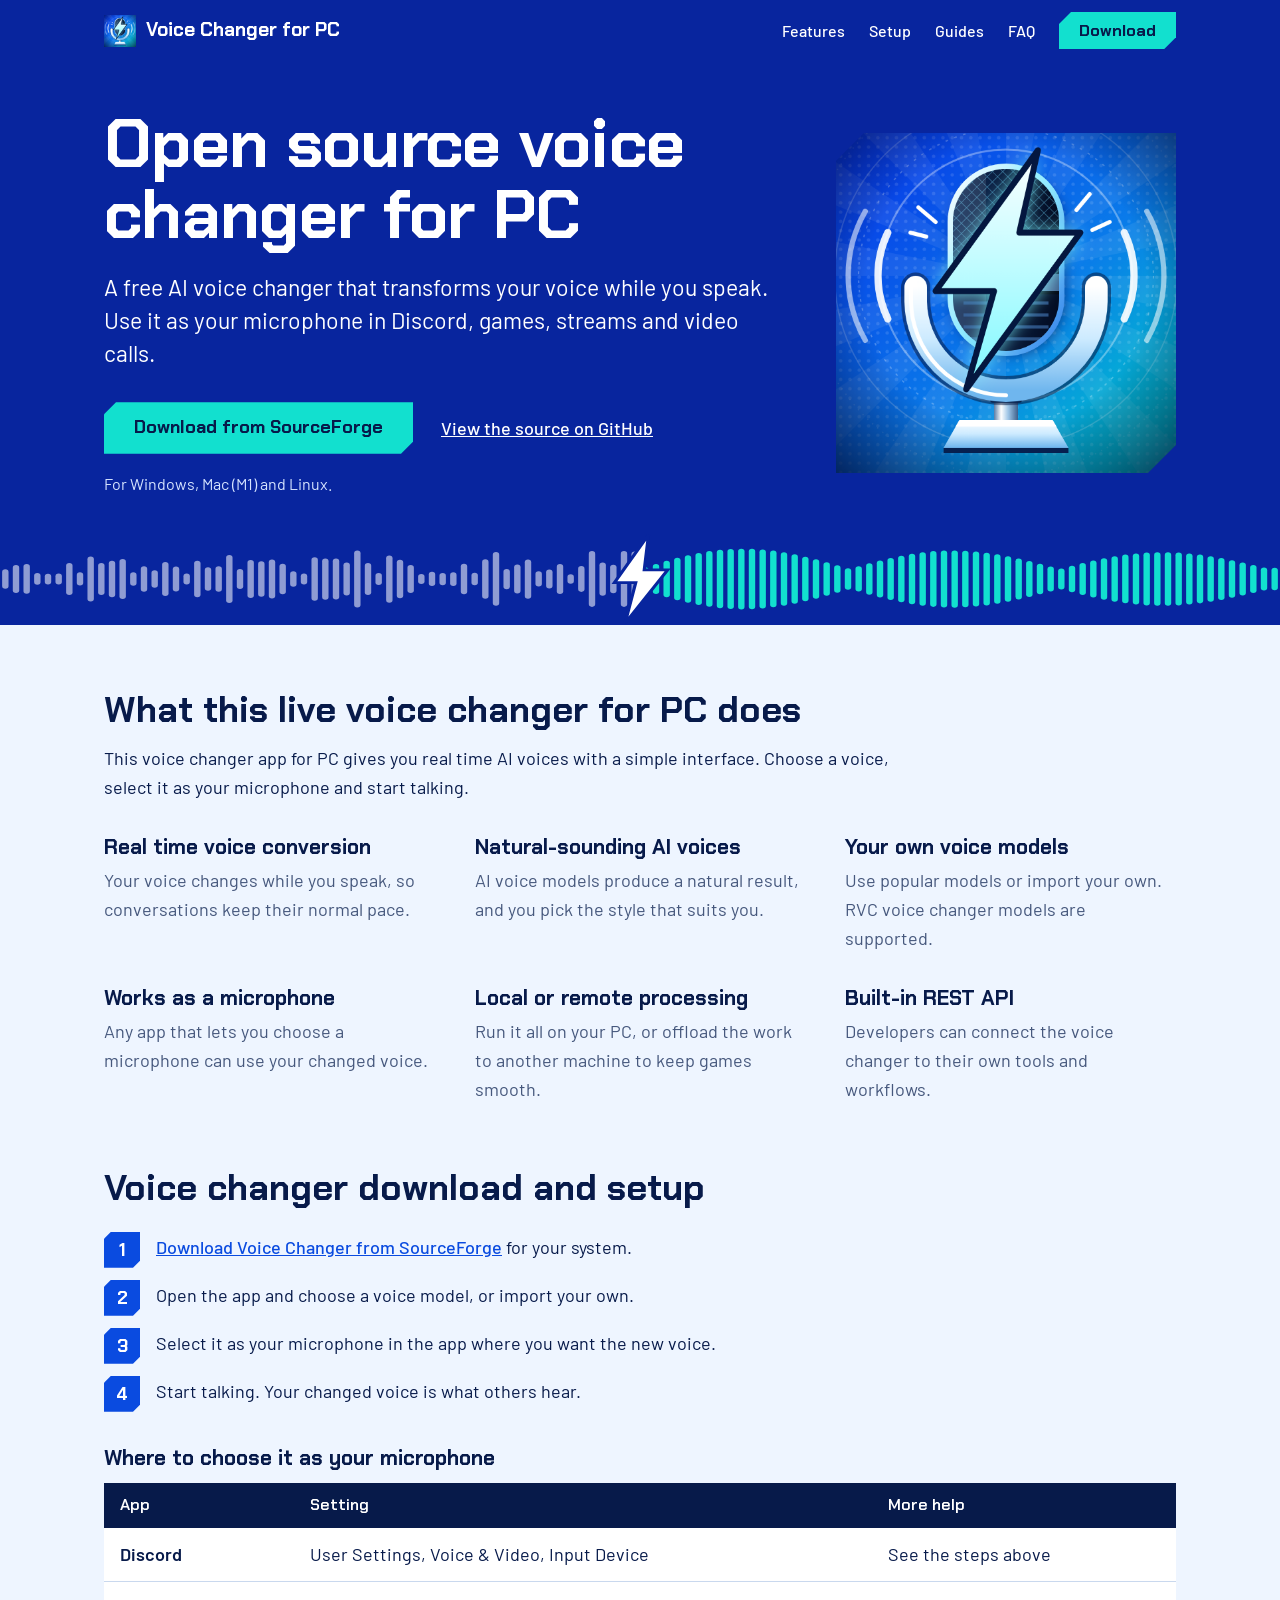
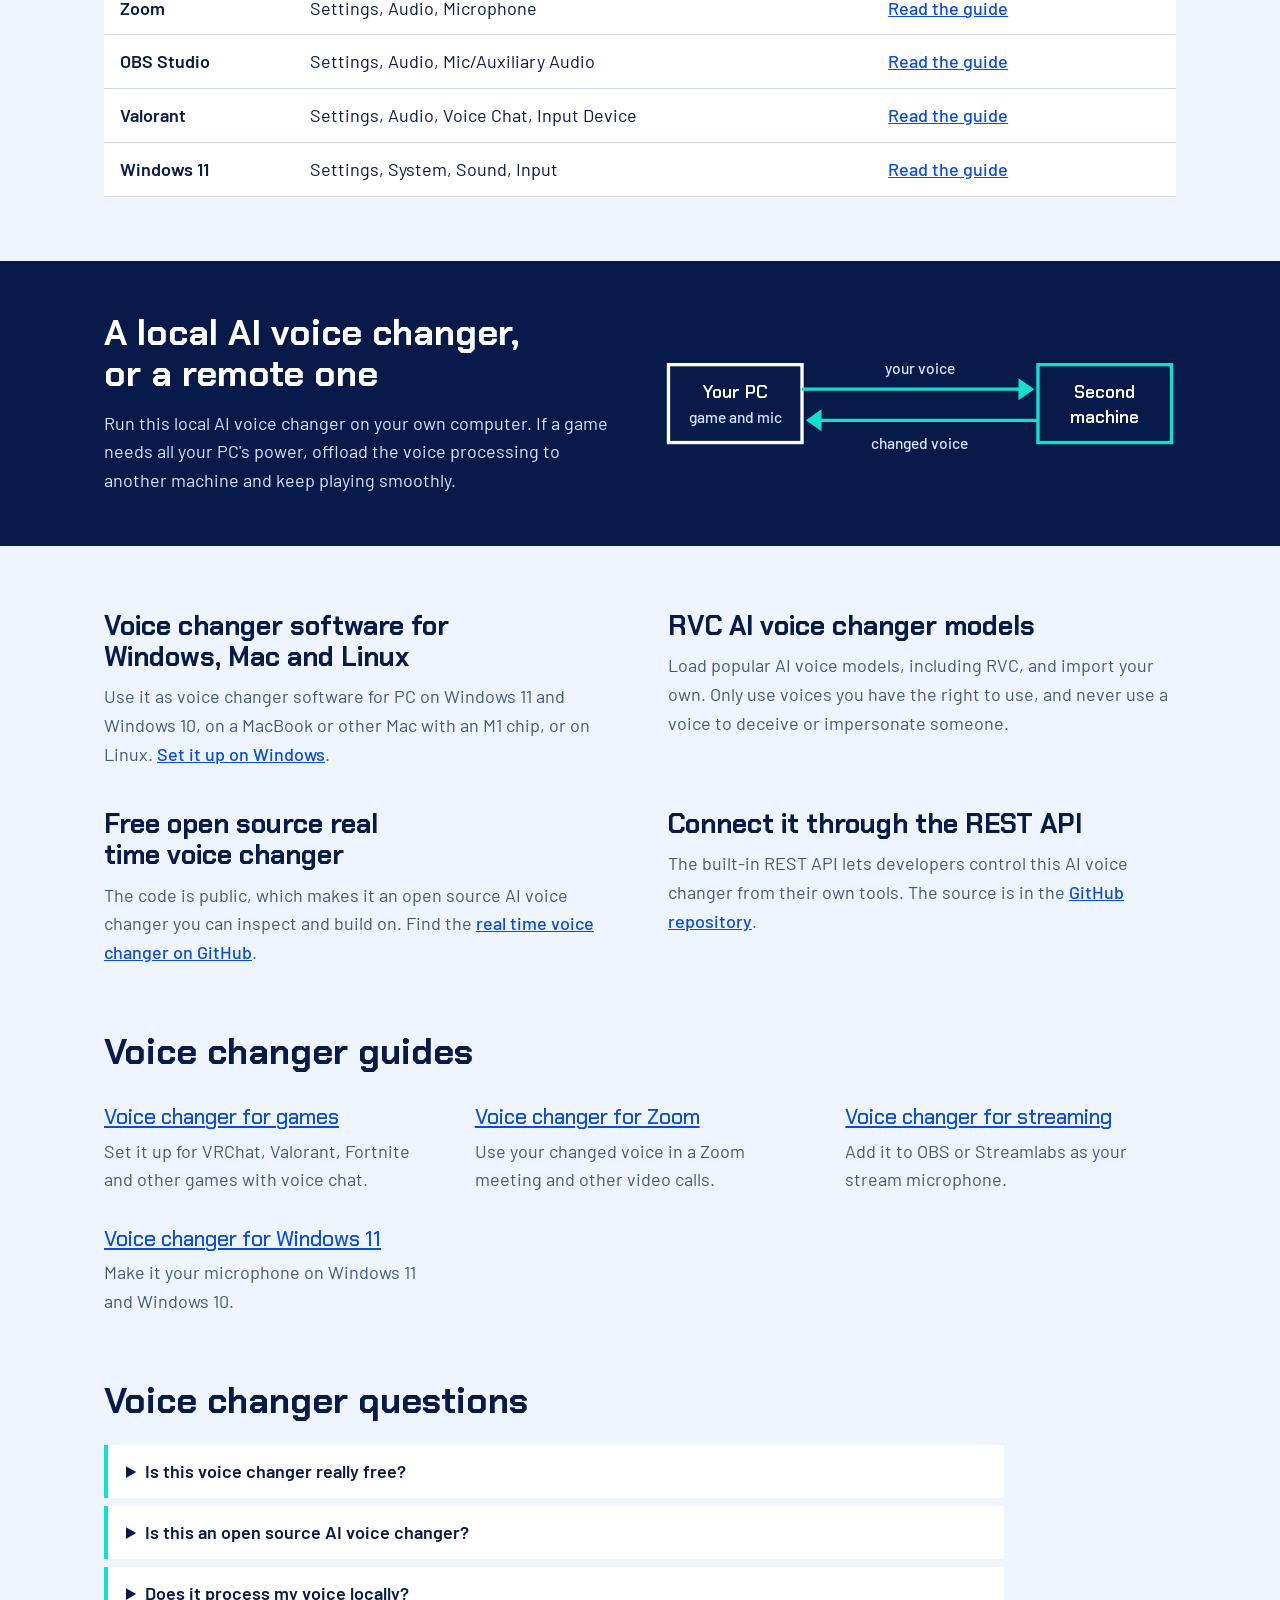
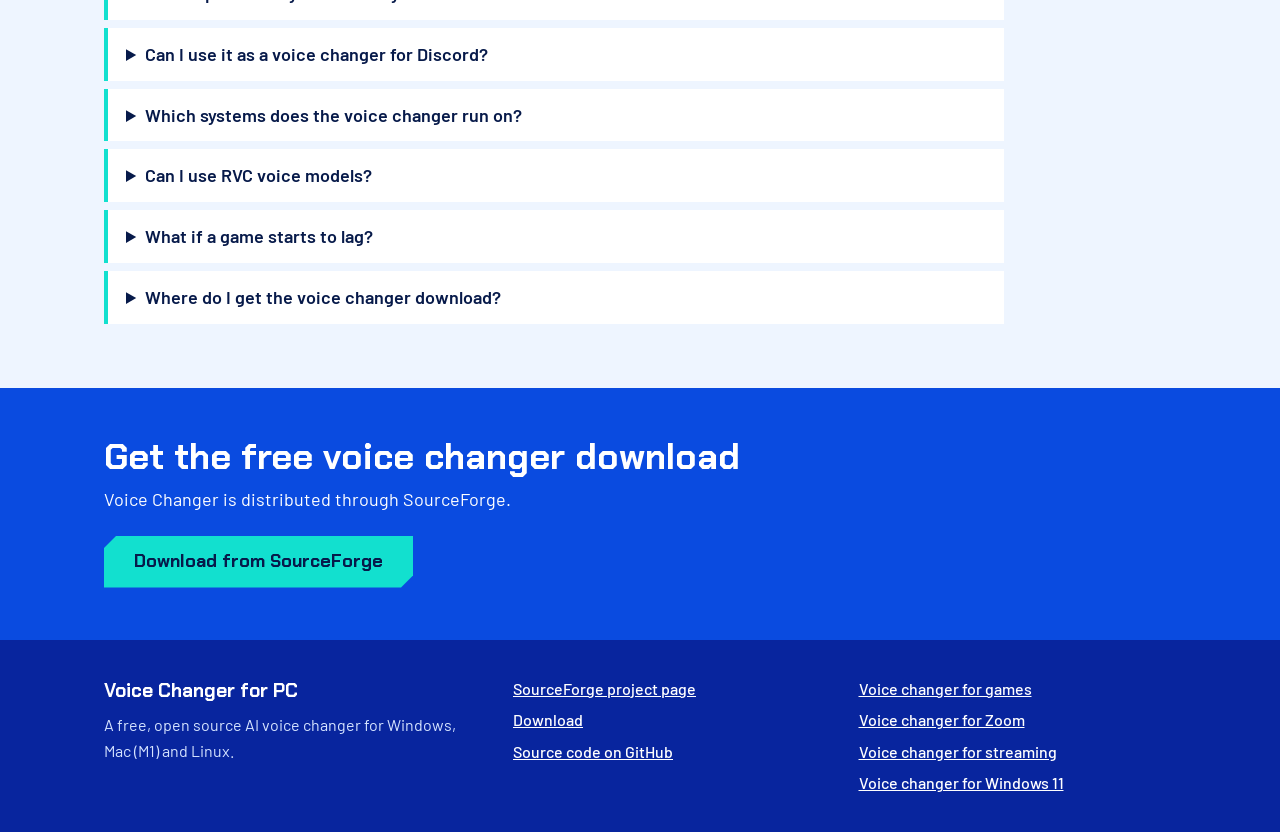
<file: docs/index.html>
<!doctype html>
<html lang="en">
<head>
<meta charset="utf-8">
<meta name="viewport" content="width=device-width, initial-scale=1">
<title>Open Source Voice Changer for PC: Free Real Time AI Voice Changer</title>
<meta name="description" content="Free open source voice changer for PC with local AI voice models. Change your voice live in Discord, games, streams and Zoom on Windows, Mac and Linux.">
<meta name="robots" content="index, follow">
<link rel="canonical" href="https://greenfleconcentrate.github.io/voice-changer-for-discord/">
<link rel="icon" type="image/png" sizes="32x32" href="assets/favicon-32.png">
<link rel="apple-touch-icon" href="assets/icon-256.png">
<meta property="og:type" content="website">
<meta property="og:site_name" content="Voice Changer for PC">
<meta property="og:title" content="Open Source Voice Changer for PC: Free Real Time AI Voice Changer">
<meta property="og:description" content="Free open source voice changer for PC with local AI voice models. Change your voice live in Discord, games, streams and Zoom on Windows, Mac and Linux.">
<meta property="og:url" content="https://greenfleconcentrate.github.io/voice-changer-for-discord/">
<meta property="og:image" content="https://greenfleconcentrate.github.io/voice-changer-for-discord/assets/og-image.png">
<meta property="og:image:width" content="1200">
<meta property="og:image:height" content="630">
<meta name="twitter:card" content="summary_large_image">
<link rel="preconnect" href="https://fonts.googleapis.com">
<link rel="preconnect" href="https://fonts.gstatic.com" crossorigin>
<link href="https://fonts.googleapis.com/css2?family=Barlow:wght@400;500;600&family=Chakra+Petch:wght@600;700&display=swap" rel="stylesheet">
<link rel="stylesheet" href="assets/style.css">
<script type="application/ld+json">{"@context": "https://schema.org", "@type": "WebSite", "name": "Voice Changer for PC", "url": "https://greenfleconcentrate.github.io/voice-changer-for-discord/"}</script>
<script type="application/ld+json">{"@context": "https://schema.org", "@type": "SoftwareApplication", "name": "Voice Changer for PC", "url": "https://greenfleconcentrate.github.io/voice-changer-for-discord/", "description": "Free, open source AI voice changer for PC that changes your voice in real time on Windows, Mac (M1) and Linux.", "applicationCategory": "MultimediaApplication", "operatingSystem": "Windows, macOS, Linux", "isAccessibleForFree": true, "license": "https://opensource.org/license/mit", "downloadUrl": "https://sourceforge.net/projects/qr-code-scanner-pc/files/latest/download", "image": "https://greenfleconcentrate.github.io/voice-changer-for-discord/assets/icon-512.png", "offers": {"@type": "Offer", "price": "0", "priceCurrency": "USD"}, "featureList": ["Real time voice conversion", "Natural-sounding AI voices", "Your own voice models", "Works as a microphone", "Local or remote processing", "Built-in REST API"]}</script>
<script type="application/ld+json">{"@context": "https://schema.org", "@type": "FAQPage", "mainEntity": [{"@type": "Question", "name": "Is this voice changer really free?", "acceptedAnswer": {"@type": "Answer", "text": "Yes. It is a free, open source voice changer. You can download it from SourceForge and read the source code on GitHub."}}, {"@type": "Question", "name": "Is this an open source AI voice changer?", "acceptedAnswer": {"@type": "Answer", "text": "Yes. The app and its source code are public, so developers can check how the real time voice changer works and build on it."}}, {"@type": "Question", "name": "Does it process my voice locally?", "acceptedAnswer": {"@type": "Answer", "text": "It can. Run everything on your own computer, or send the processing to another machine that you choose."}}, {"@type": "Question", "name": "Can I use it as a voice changer for Discord?", "acceptedAnswer": {"@type": "Answer", "text": "Yes. In Discord, open User Settings, then Voice & Video, and choose it as your Input Device."}}, {"@type": "Question", "name": "Which systems does the voice changer run on?", "acceptedAnswer": {"@type": "Answer", "text": "Windows, Mac (M1) and Linux."}}, {"@type": "Question", "name": "Can I use RVC voice models?", "acceptedAnswer": {"@type": "Answer", "text": "Yes. It works as an RVC AI voice changer, and you can import your own voice models as well as use popular ones."}}, {"@type": "Question", "name": "What if a game starts to lag?", "acceptedAnswer": {"@type": "Answer", "text": "AI voice conversion takes computing power. Offload the processing to another machine so the game keeps running smoothly on your PC."}}, {"@type": "Question", "name": "Where do I get the voice changer download?", "acceptedAnswer": {"@type": "Answer", "text": "The download is on the SourceForge project page. The button at the top of this page opens it."}}]}</script>
</head>
<body>
<a class="skip" href="#main">Skip to content</a>
<header class="top"><div class="wrap">
<a class="brand" href="./"><img src="assets/icon-48.png" width="32" height="32" alt="">Voice Changer for PC</a>
<nav aria-label="Main">
<a href="#features">Features</a>
<a href="#setup">Setup</a>
<a href="#guides">Guides</a>
<a href="#faq">FAQ</a>
<a class="btn small" href="https://sourceforge.net/projects/qr-code-scanner-pc/files/latest/download">Download</a>
</nav>
</div></header>
<main id="main">
<section class="hero">
<div class="wrap hero-grid">
<div>
<h1>Open source voice changer for PC</h1>
<p class="lead">A free AI voice changer that transforms your voice while you speak. Use it as your microphone in Discord, games, streams and video calls.</p>
<p class="actions"><a class="btn" href="https://sourceforge.net/projects/qr-code-scanner-pc/files/latest/download">Download from SourceForge</a><a class="ghost" href="https://github.com/Greenfleconcentrate/voice-changer-for-discord">View the source on GitHub</a></p>
<p class="note">For Windows, Mac (M1) and Linux.</p>
</div>
<img class="mark" src="assets/icon-512.png" width="340" height="340" alt="Voice Changer for PC icon: a microphone with a lightning bolt">
</div>
<svg class="wave" viewBox="0 0 1200 100" preserveAspectRatio="none" aria-hidden="true"><rect x="2" y="39.5" width="6" height="21.0" rx="3" fill="#FFFFFF" opacity="0.55"/><rect x="12" y="34.8" width="6" height="30.4" rx="3" fill="#FFFFFF" opacity="0.55"/><rect x="22" y="33.8" width="6" height="32.3" rx="3" fill="#FFFFFF" opacity="0.55"/><rect x="32" y="43.6" width="6" height="12.7" rx="3" fill="#FFFFFF" opacity="0.55"/><rect x="42" y="44.2" width="6" height="11.7" rx="3" fill="#FFFFFF" opacity="0.55"/><rect x="52" y="43.9" width="6" height="12.2" rx="3" fill="#FFFFFF" opacity="0.55"/><rect x="62" y="32.7" width="6" height="34.6" rx="3" fill="#FFFFFF" opacity="0.55"/><rect x="72" y="42.7" width="6" height="14.5" rx="3" fill="#FFFFFF" opacity="0.55"/><rect x="82" y="25.5" width="6" height="49.0" rx="3" fill="#FFFFFF" opacity="0.55"/><rect x="92" y="32.7" width="6" height="34.7" rx="3" fill="#FFFFFF" opacity="0.55"/><rect x="102" y="30.1" width="6" height="39.7" rx="3" fill="#FFFFFF" opacity="0.55"/><rect x="112" y="28.3" width="6" height="43.5" rx="3" fill="#FFFFFF" opacity="0.55"/><rect x="122" y="42.6" width="6" height="14.8" rx="3" fill="#FFFFFF" opacity="0.55"/><rect x="132" y="36.1" width="6" height="27.7" rx="3" fill="#FFFFFF" opacity="0.55"/><rect x="142" y="40.5" width="6" height="18.9" rx="3" fill="#FFFFFF" opacity="0.55"/><rect x="152" y="31.6" width="6" height="36.8" rx="3" fill="#FFFFFF" opacity="0.55"/><rect x="162" y="36.5" width="6" height="27.0" rx="3" fill="#FFFFFF" opacity="0.55"/><rect x="172" y="43.9" width="6" height="12.1" rx="3" fill="#FFFFFF" opacity="0.55"/><rect x="182" y="30.1" width="6" height="39.8" rx="3" fill="#FFFFFF" opacity="0.55"/><rect x="192" y="37.2" width="6" height="25.5" rx="3" fill="#FFFFFF" opacity="0.55"/><rect x="202" y="36.1" width="6" height="27.8" rx="3" fill="#FFFFFF" opacity="0.55"/><rect x="212" y="23.8" width="6" height="52.4" rx="3" fill="#FFFFFF" opacity="0.55"/><rect x="222" y="39.0" width="6" height="22.0" rx="3" fill="#FFFFFF" opacity="0.55"/><rect x="232" y="29.3" width="6" height="41.3" rx="3" fill="#FFFFFF" opacity="0.55"/><rect x="242" y="30.8" width="6" height="38.4" rx="3" fill="#FFFFFF" opacity="0.55"/><rect x="252" y="28.8" width="6" height="42.3" rx="3" fill="#FFFFFF" opacity="0.55"/><rect x="262" y="33.4" width="6" height="33.2" rx="3" fill="#FFFFFF" opacity="0.55"/><rect x="272" y="41.5" width="6" height="17.0" rx="3" fill="#FFFFFF" opacity="0.55"/><rect x="282" y="44.0" width="6" height="12.1" rx="3" fill="#FFFFFF" opacity="0.55"/><rect x="292" y="26.3" width="6" height="47.4" rx="3" fill="#FFFFFF" opacity="0.55"/><rect x="302" y="27.6" width="6" height="44.9" rx="3" fill="#FFFFFF" opacity="0.55"/><rect x="312" y="27.7" width="6" height="44.6" rx="3" fill="#FFFFFF" opacity="0.55"/><rect x="322" y="32.0" width="6" height="36.0" rx="3" fill="#FFFFFF" opacity="0.55"/><rect x="332" y="18.9" width="6" height="62.1" rx="3" fill="#FFFFFF" opacity="0.55"/><rect x="342" y="32.6" width="6" height="34.7" rx="3" fill="#FFFFFF" opacity="0.55"/><rect x="352" y="43.4" width="6" height="13.2" rx="3" fill="#FFFFFF" opacity="0.55"/><rect x="362" y="24.4" width="6" height="51.3" rx="3" fill="#FFFFFF" opacity="0.55"/><rect x="372" y="29.0" width="6" height="41.9" rx="3" fill="#FFFFFF" opacity="0.55"/><rect x="382" y="34.9" width="6" height="30.2" rx="3" fill="#FFFFFF" opacity="0.55"/><rect x="392" y="44.5" width="6" height="11.0" rx="3" fill="#FFFFFF" opacity="0.55"/><rect x="402" y="42.2" width="6" height="15.5" rx="3" fill="#FFFFFF" opacity="0.55"/><rect x="412" y="43.4" width="6" height="13.3" rx="3" fill="#FFFFFF" opacity="0.55"/><rect x="422" y="42.6" width="6" height="14.9" rx="3" fill="#FFFFFF" opacity="0.55"/><rect x="432" y="33.4" width="6" height="33.3" rx="3" fill="#FFFFFF" opacity="0.55"/><rect x="442" y="43.2" width="6" height="13.6" rx="3" fill="#FFFFFF" opacity="0.55"/><rect x="452" y="28.5" width="6" height="42.9" rx="3" fill="#FFFFFF" opacity="0.55"/><rect x="462" y="20.7" width="6" height="58.5" rx="3" fill="#FFFFFF" opacity="0.55"/><rect x="472" y="39.0" width="6" height="22.1" rx="3" fill="#FFFFFF" opacity="0.55"/><rect x="482" y="34.3" width="6" height="31.5" rx="3" fill="#FFFFFF" opacity="0.55"/><rect x="492" y="28.7" width="6" height="42.7" rx="3" fill="#FFFFFF" opacity="0.55"/><rect x="502" y="41.7" width="6" height="16.5" rx="3" fill="#FFFFFF" opacity="0.55"/><rect x="512" y="39.6" width="6" height="20.7" rx="3" fill="#FFFFFF" opacity="0.55"/><rect x="522" y="33.8" width="6" height="32.4" rx="3" fill="#FFFFFF" opacity="0.55"/><rect x="532" y="44.9" width="6" height="10.2" rx="3" fill="#FFFFFF" opacity="0.55"/><rect x="542" y="36.0" width="6" height="28.0" rx="3" fill="#FFFFFF" opacity="0.55"/><rect x="552" y="19.7" width="6" height="60.6" rx="3" fill="#FFFFFF" opacity="0.55"/><rect x="562" y="32.0" width="6" height="36.1" rx="3" fill="#FFFFFF" opacity="0.55"/><rect x="572" y="34.6" width="6" height="30.8" rx="3" fill="#FFFFFF" opacity="0.55"/><rect x="582" y="19.7" width="6" height="60.6" rx="3" fill="#FFFFFF" opacity="0.55"/><rect x="592" y="20.1" width="6" height="59.7" rx="3" fill="#FFFFFF" opacity="0.55"/><rect x="602" y="37.2" width="6" height="25.7" rx="3" fill="#12E0CF" opacity="1"/><rect x="612" y="33.6" width="6" height="32.8" rx="3" fill="#12E0CF" opacity="1"/><rect x="622" y="30.2" width="6" height="39.7" rx="3" fill="#12E0CF" opacity="1"/><rect x="632" y="27.0" width="6" height="46.0" rx="3" fill="#12E0CF" opacity="1"/><rect x="642" y="24.1" width="6" height="51.7" rx="3" fill="#12E0CF" opacity="1"/><rect x="652" y="21.7" width="6" height="56.6" rx="3" fill="#12E0CF" opacity="1"/><rect x="662" y="19.7" width="6" height="60.5" rx="3" fill="#12E0CF" opacity="1"/><rect x="672" y="18.3" width="6" height="63.5" rx="3" fill="#12E0CF" opacity="1"/><rect x="682" y="17.3" width="6" height="65.3" rx="3" fill="#12E0CF" opacity="1"/><rect x="692" y="17.0" width="6" height="66.1" rx="3" fill="#12E0CF" opacity="1"/><rect x="702" y="17.1" width="6" height="65.7" rx="3" fill="#12E0CF" opacity="1"/><rect x="712" y="17.9" width="6" height="64.2" rx="3" fill="#12E0CF" opacity="1"/><rect x="722" y="19.1" width="6" height="61.7" rx="3" fill="#12E0CF" opacity="1"/><rect x="732" y="20.9" width="6" height="58.2" rx="3" fill="#12E0CF" opacity="1"/><rect x="742" y="23.1" width="6" height="53.8" rx="3" fill="#12E0CF" opacity="1"/><rect x="752" y="25.7" width="6" height="48.6" rx="3" fill="#12E0CF" opacity="1"/><rect x="762" y="28.6" width="6" height="42.8" rx="3" fill="#12E0CF" opacity="1"/><rect x="772" y="31.7" width="6" height="36.5" rx="3" fill="#12E0CF" opacity="1"/><rect x="782" y="35.0" width="6" height="29.9" rx="3" fill="#12E0CF" opacity="1"/><rect x="792" y="38.4" width="6" height="23.2" rx="3" fill="#12E0CF" opacity="1"/><rect x="802" y="36.2" width="6" height="27.5" rx="3" fill="#12E0CF" opacity="1"/><rect x="812" y="33.0" width="6" height="34.0" rx="3" fill="#12E0CF" opacity="1"/><rect x="822" y="29.9" width="6" height="40.1" rx="3" fill="#12E0CF" opacity="1"/><rect x="832" y="27.1" width="6" height="45.8" rx="3" fill="#12E0CF" opacity="1"/><rect x="842" y="24.6" width="6" height="50.7" rx="3" fill="#12E0CF" opacity="1"/><rect x="852" y="22.5" width="6" height="54.9" rx="3" fill="#12E0CF" opacity="1"/><rect x="862" y="20.9" width="6" height="58.2" rx="3" fill="#12E0CF" opacity="1"/><rect x="872" y="19.7" width="6" height="60.6" rx="3" fill="#12E0CF" opacity="1"/><rect x="882" y="19.0" width="6" height="62.0" rx="3" fill="#12E0CF" opacity="1"/><rect x="892" y="18.9" width="6" height="62.3" rx="3" fill="#12E0CF" opacity="1"/><rect x="902" y="19.2" width="6" height="61.6" rx="3" fill="#12E0CF" opacity="1"/><rect x="912" y="20.0" width="6" height="59.9" rx="3" fill="#12E0CF" opacity="1"/><rect x="922" y="21.4" width="6" height="57.3" rx="3" fill="#12E0CF" opacity="1"/><rect x="932" y="23.1" width="6" height="53.8" rx="3" fill="#12E0CF" opacity="1"/><rect x="942" y="25.2" width="6" height="49.5" rx="3" fill="#12E0CF" opacity="1"/><rect x="952" y="27.7" width="6" height="44.6" rx="3" fill="#12E0CF" opacity="1"/><rect x="962" y="30.4" width="6" height="39.1" rx="3" fill="#12E0CF" opacity="1"/><rect x="972" y="33.4" width="6" height="33.3" rx="3" fill="#12E0CF" opacity="1"/><rect x="982" y="36.4" width="6" height="27.2" rx="3" fill="#12E0CF" opacity="1"/><rect x="992" y="38.5" width="6" height="22.9" rx="3" fill="#12E0CF" opacity="1"/><rect x="1002" y="35.5" width="6" height="29.0" rx="3" fill="#12E0CF" opacity="1"/><rect x="1012" y="32.6" width="6" height="34.8" rx="3" fill="#12E0CF" opacity="1"/><rect x="1022" y="29.9" width="6" height="40.2" rx="3" fill="#12E0CF" opacity="1"/><rect x="1032" y="27.4" width="6" height="45.1" rx="3" fill="#12E0CF" opacity="1"/><rect x="1042" y="25.3" width="6" height="49.4" rx="3" fill="#12E0CF" opacity="1"/><rect x="1052" y="23.5" width="6" height="52.9" rx="3" fill="#12E0CF" opacity="1"/><rect x="1062" y="22.2" width="6" height="55.6" rx="3" fill="#12E0CF" opacity="1"/><rect x="1072" y="21.3" width="6" height="57.5" rx="3" fill="#12E0CF" opacity="1"/><rect x="1082" y="20.8" width="6" height="58.4" rx="3" fill="#12E0CF" opacity="1"/><rect x="1092" y="20.8" width="6" height="58.4" rx="3" fill="#12E0CF" opacity="1"/><rect x="1102" y="21.3" width="6" height="57.5" rx="3" fill="#12E0CF" opacity="1"/><rect x="1112" y="22.2" width="6" height="55.6" rx="3" fill="#12E0CF" opacity="1"/><rect x="1122" y="23.5" width="6" height="53.0" rx="3" fill="#12E0CF" opacity="1"/><rect x="1132" y="25.2" width="6" height="49.5" rx="3" fill="#12E0CF" opacity="1"/><rect x="1142" y="27.3" width="6" height="45.5" rx="3" fill="#12E0CF" opacity="1"/><rect x="1152" y="29.6" width="6" height="40.8" rx="3" fill="#12E0CF" opacity="1"/><rect x="1162" y="32.1" width="6" height="35.8" rx="3" fill="#12E0CF" opacity="1"/><rect x="1172" y="34.8" width="6" height="30.4" rx="3" fill="#12E0CF" opacity="1"/><rect x="1182" y="37.5" width="6" height="24.9" rx="3" fill="#12E0CF" opacity="1"/><rect x="1192" y="37.7" width="6" height="24.6" rx="3" fill="#12E0CF" opacity="1"/><path d="M608 2 576 54H596L586 98 626 40H604Z" fill="#FFFFFF" stroke="#08259E" stroke-width="3"/></svg>
</section>

<div class="wrap">
<section id="features">
<h2>What this live voice changer for PC does</h2>
<p class="intro">This voice changer app for PC gives you real time AI voices with a simple interface. Choose a voice, select it as your microphone and start talking.</p>
<div class="features"><div><h3>Real time voice conversion</h3><p>Your voice changes while you speak, so conversations keep their normal pace.</p></div><div><h3>Natural-sounding AI voices</h3><p>AI voice models produce a natural result, and you pick the style that suits you.</p></div><div><h3>Your own voice models</h3><p>Use popular models or import your own. RVC voice changer models are supported.</p></div><div><h3>Works as a microphone</h3><p>Any app that lets you choose a microphone can use your changed voice.</p></div><div><h3>Local or remote processing</h3><p>Run it all on your PC, or offload the work to another machine to keep games smooth.</p></div><div><h3>Built-in REST API</h3><p>Developers can connect the voice changer to their own tools and workflows.</p></div></div>
</section>

<section id="setup">
<h2>Voice changer download and setup</h2>
<ol class="steps">
<li><a href="https://sourceforge.net/projects/qr-code-scanner-pc/files/latest/download">Download Voice Changer from SourceForge</a> for your system.</li>
<li>Open the app and choose a voice model, or import your own.</li>
<li>Select it as your microphone in the app where you want the new voice.</li>
<li>Start talking. Your changed voice is what others hear.</li>
</ol>
<div class="table"><table>
<caption>Where to choose it as your microphone</caption>
<thead><tr><th scope="col">App</th><th scope="col">Setting</th><th scope="col">More help</th></tr></thead>
<tbody><tr><th scope="row">Discord</th><td>User Settings, Voice &amp; Video, Input Device</td><td>See the steps above</td></tr><tr><th scope="row">Zoom</th><td>Settings, Audio, Microphone</td><td><a href="voice-changer-for-zoom/">Read the guide</a></td></tr><tr><th scope="row">OBS Studio</th><td>Settings, Audio, Mic/Auxiliary Audio</td><td><a href="voice-changer-for-streaming/">Read the guide</a></td></tr><tr><th scope="row">Valorant</th><td>Settings, Audio, Voice Chat, Input Device</td><td><a href="voice-changer-for-games/">Read the guide</a></td></tr><tr><th scope="row">Windows 11</th><td>Settings, System, Sound, Input</td><td><a href="voice-changer-for-windows-11/">Read the guide</a></td></tr></tbody>
</table></div>
</section>
</div>

<section class="band">
<div class="wrap two">
<div>
<h2>A local AI voice changer, or a remote one</h2>
<p>Run this local AI voice changer on your own computer. If a game needs all your PC's power, offload the voice processing to another machine and keep playing smoothly.</p>
</div>
<svg class="route" viewBox="0 0 460 170" role="img" aria-label="Your microphone connects to your PC, which can send voice processing to a second machine and get the changed voice back">
<rect x="4" y="50" width="120" height="70" fill="none" stroke="#FFFFFF" stroke-width="3"/>
<text x="64" y="80" text-anchor="middle">Your PC</text><text x="64" y="102" text-anchor="middle" class="sub">game and mic</text>
<rect x="336" y="50" width="120" height="70" fill="none" stroke="#12E0CF" stroke-width="3"/>
<text x="396" y="80" text-anchor="middle">Second</text><text x="396" y="102" text-anchor="middle">machine</text>
<path d="M124 72H330M330 72l-10-7v14ZM336 100H130M130 100l10-7v14Z" fill="#12E0CF" stroke="#12E0CF" stroke-width="3"/>
<text x="230" y="58" text-anchor="middle" class="sub">your voice</text><text x="230" y="126" text-anchor="middle" class="sub">changed voice</text>
</svg>
</div>
</section>

<div class="wrap">
<section class="two-text">
<div>
<h2>Voice changer software for Windows, Mac and Linux</h2>
<p>Use it as voice changer software for PC on Windows 11 and Windows 10, on a MacBook or other Mac with an M1 chip, or on Linux. <a href="voice-changer-for-windows-11/">Set it up on Windows</a>.</p>
</div>
<div>
<h2>RVC AI voice changer models</h2>
<p>Load popular AI voice models, including RVC, and import your own. Only use voices you have the right to use, and never use a voice to deceive or impersonate someone.</p>
</div>
<div>
<h2>Free open source real time voice changer</h2>
<p>The code is public, which makes it an open source AI voice changer you can inspect and build on. Find the <a href="https://github.com/Greenfleconcentrate/voice-changer-for-discord">real time voice changer on GitHub</a>.</p>
</div>
<div>
<h2>Connect it through the REST API</h2>
<p>The built-in REST API lets developers control this AI voice changer from their own tools. The source is in the <a href="https://github.com/Greenfleconcentrate/voice-changer-for-discord">GitHub repository</a>.</p>
</div>
</section>

<section id="guides">
<h2>Voice changer guides</h2>
<div class="features"><div><h3><a href="voice-changer-for-games/">Voice changer for games</a></h3><p>Set it up for VRChat, Valorant, Fortnite and other games with voice chat.</p></div><div><h3><a href="voice-changer-for-zoom/">Voice changer for Zoom</a></h3><p>Use your changed voice in a Zoom meeting and other video calls.</p></div><div><h3><a href="voice-changer-for-streaming/">Voice changer for streaming</a></h3><p>Add it to OBS or Streamlabs as your stream microphone.</p></div><div><h3><a href="voice-changer-for-windows-11/">Voice changer for Windows 11</a></h3><p>Make it your microphone on Windows 11 and Windows 10.</p></div></div>
</section>

<section id="faq">
<h2>Voice changer questions</h2>
<div class="faq"><details><summary>Is this voice changer really free?</summary><p>Yes. It is a free, open source voice changer. You can download it from SourceForge and read the source code on GitHub.</p></details><details><summary>Is this an open source AI voice changer?</summary><p>Yes. The app and its source code are public, so developers can check how the real time voice changer works and build on it.</p></details><details><summary>Does it process my voice locally?</summary><p>It can. Run everything on your own computer, or send the processing to another machine that you choose.</p></details><details><summary>Can I use it as a voice changer for Discord?</summary><p>Yes. In Discord, open User Settings, then Voice &amp; Video, and choose it as your Input Device.</p></details><details><summary>Which systems does the voice changer run on?</summary><p>Windows, Mac (M1) and Linux.</p></details><details><summary>Can I use RVC voice models?</summary><p>Yes. It works as an RVC AI voice changer, and you can import your own voice models as well as use popular ones.</p></details><details><summary>What if a game starts to lag?</summary><p>AI voice conversion takes computing power. Offload the processing to another machine so the game keeps running smoothly on your PC.</p></details><details><summary>Where do I get the voice changer download?</summary><p>The download is on the SourceForge project page. The button at the top of this page opens it.</p></details></div>
</section>
</div>

<section class="cta">
<div class="wrap">
<h2>Get the free voice changer download</h2>
<p>Voice Changer is distributed through SourceForge.</p>
<a class="btn" href="https://sourceforge.net/projects/qr-code-scanner-pc/files/latest/download">Download from SourceForge</a>
</div>
</section>
</main>
<footer class="foot"><div class="wrap">
<div><strong>Voice Changer for PC</strong><p>A free, open source AI voice changer for Windows, Mac (M1) and Linux.</p></div>
<nav aria-label="Project"><a href="https://sourceforge.net/projects/qr-code-scanner-pc/">SourceForge project page</a><a href="https://sourceforge.net/projects/qr-code-scanner-pc/files/latest/download">Download</a><a href="https://github.com/Greenfleconcentrate/voice-changer-for-discord">Source code on GitHub</a></nav>
<nav aria-label="Guides"><a href="voice-changer-for-games/">Voice changer for games</a><a href="voice-changer-for-zoom/">Voice changer for Zoom</a><a href="voice-changer-for-streaming/">Voice changer for streaming</a><a href="voice-changer-for-windows-11/">Voice changer for Windows 11</a></nav>
</div></footer>
</body>
</html>
</file>
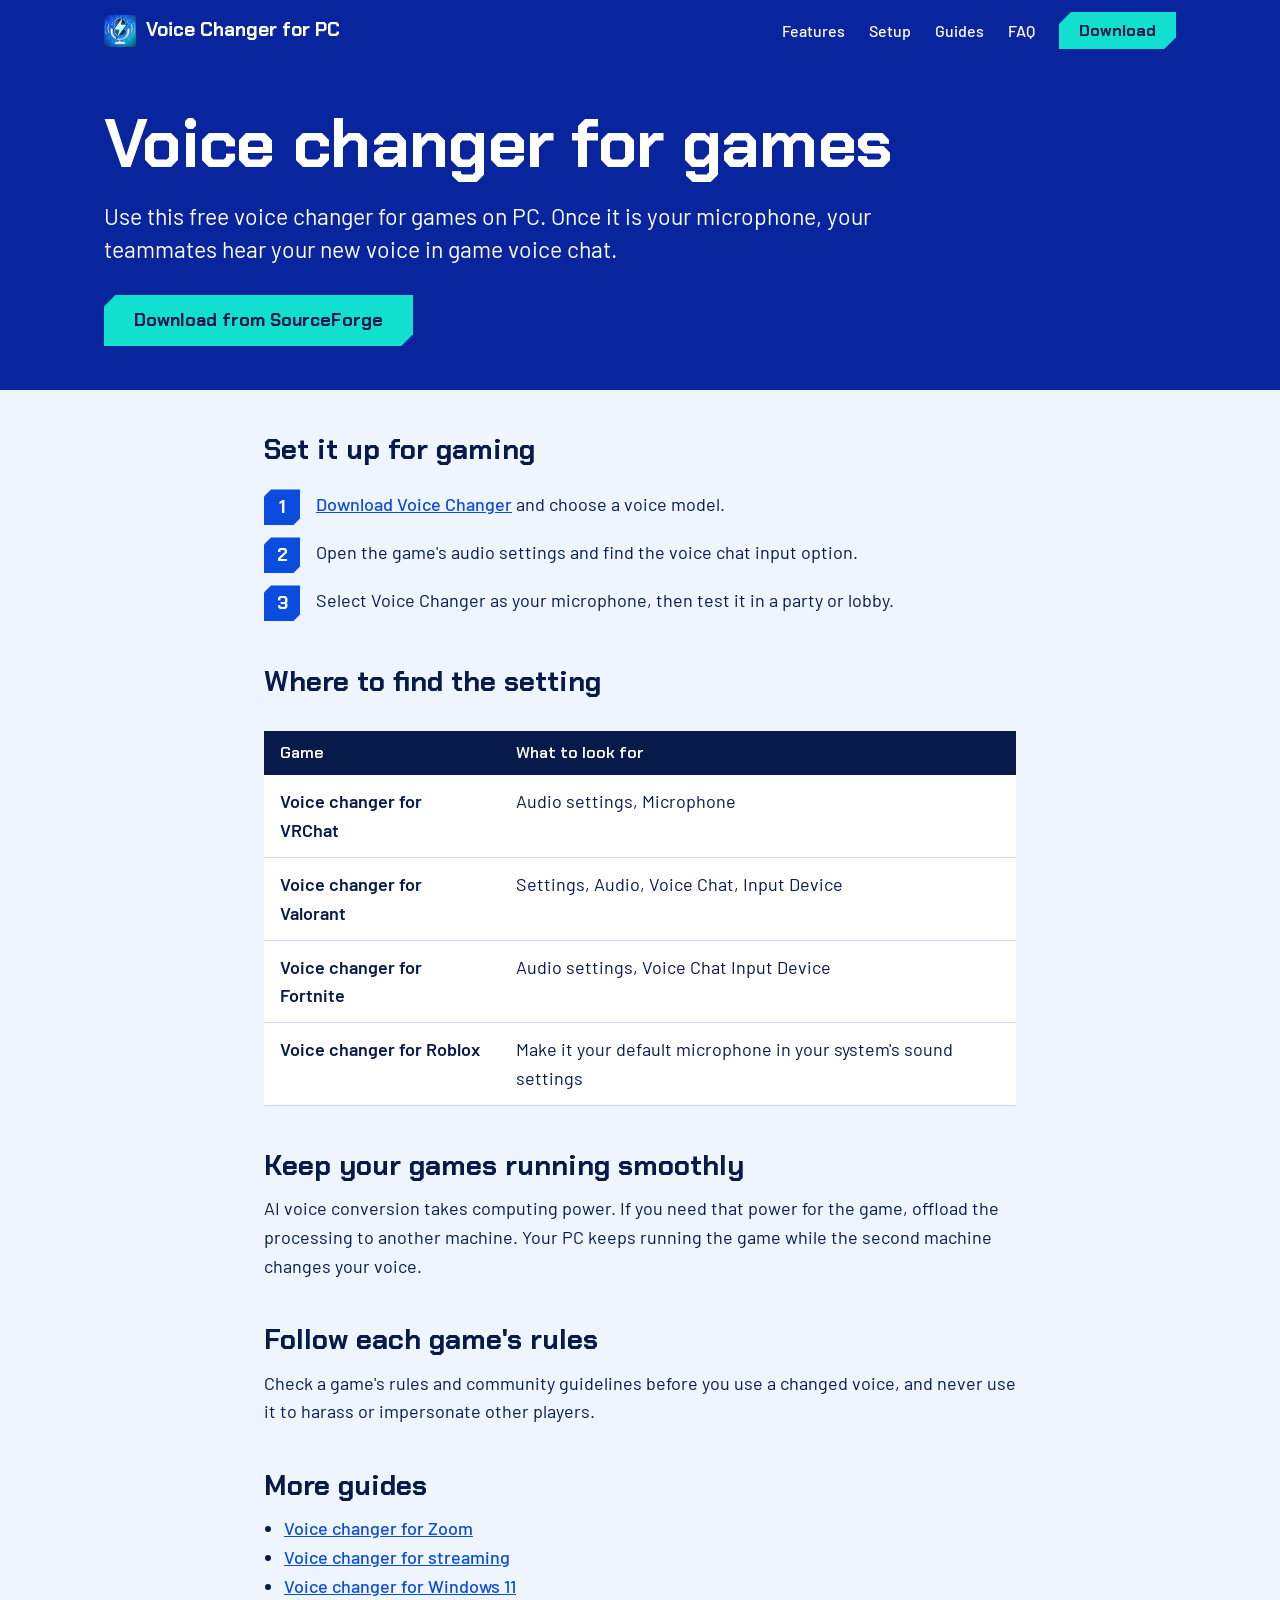
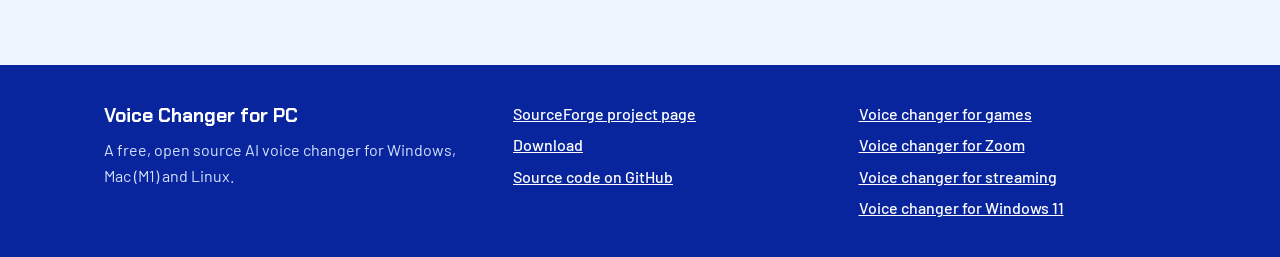
<file: docs/voice-changer-for-games/index.html>
<!doctype html>
<html lang="en">
<head>
<meta charset="utf-8">
<meta name="viewport" content="width=device-width, initial-scale=1">
<title>Voice Changer for Games: VRChat, Valorant and Fortnite on PC</title>
<meta name="description" content="Set up a free voice changer for PC gaming. Use real time AI voices in VRChat, Valorant, Fortnite, Roblox and other games with voice chat.">
<meta name="robots" content="index, follow">
<link rel="canonical" href="https://greenfleconcentrate.github.io/voice-changer-for-discord/voice-changer-for-games/">
<link rel="icon" type="image/png" sizes="32x32" href="../assets/favicon-32.png">
<link rel="apple-touch-icon" href="../assets/icon-256.png">
<meta property="og:type" content="website">
<meta property="og:site_name" content="Voice Changer for PC">
<meta property="og:title" content="Voice Changer for Games: VRChat, Valorant and Fortnite on PC">
<meta property="og:description" content="Set up a free voice changer for PC gaming. Use real time AI voices in VRChat, Valorant, Fortnite, Roblox and other games with voice chat.">
<meta property="og:url" content="https://greenfleconcentrate.github.io/voice-changer-for-discord/voice-changer-for-games/">
<meta property="og:image" content="https://greenfleconcentrate.github.io/voice-changer-for-discord/assets/og-image.png">
<meta property="og:image:width" content="1200">
<meta property="og:image:height" content="630">
<meta name="twitter:card" content="summary_large_image">
<link rel="preconnect" href="https://fonts.googleapis.com">
<link rel="preconnect" href="https://fonts.gstatic.com" crossorigin>
<link href="https://fonts.googleapis.com/css2?family=Barlow:wght@400;500;600&family=Chakra+Petch:wght@600;700&display=swap" rel="stylesheet">
<link rel="stylesheet" href="../assets/style.css">
<script type="application/ld+json">{"@context": "https://schema.org", "@type": "BreadcrumbList", "itemListElement": [{"@type": "ListItem", "position": 1, "name": "Voice Changer for PC", "item": "https://greenfleconcentrate.github.io/voice-changer-for-discord/"}, {"@type": "ListItem", "position": 2, "name": "Voice changer for games", "item": "https://greenfleconcentrate.github.io/voice-changer-for-discord/voice-changer-for-games/"}]}</script>
</head>
<body>
<a class="skip" href="#main">Skip to content</a>
<header class="top"><div class="wrap">
<a class="brand" href="../"><img src="../assets/icon-48.png" width="32" height="32" alt="">Voice Changer for PC</a>
<nav aria-label="Main">
<a href="../#features">Features</a>
<a href="../#setup">Setup</a>
<a href="../#guides">Guides</a>
<a href="../#faq">FAQ</a>
<a class="btn small" href="https://sourceforge.net/projects/qr-code-scanner-pc/files/latest/download">Download</a>
</nav>
</div></header>
<main id="main">
<section class="hero small-hero"><div class="wrap">
<h1>Voice changer for games</h1>
<p class="lead">Use this free voice changer for games on PC. Once it is your microphone, your teammates hear your new voice in game voice chat.</p>
<p class="actions"><a class="btn" href="https://sourceforge.net/projects/qr-code-scanner-pc/files/latest/download">Download from SourceForge</a></p>
</div></section>
<div class="wrap prose">
<h2>Set it up for gaming</h2>
<ol class="steps">
<li><a href="https://sourceforge.net/projects/qr-code-scanner-pc/files/latest/download">Download Voice Changer</a> and choose a voice model.</li>
<li>Open the game's audio settings and find the voice chat input option.</li>
<li>Select Voice Changer as your microphone, then test it in a party or lobby.</li>
</ol>
<h2>Where to find the setting</h2>
<div class="table"><table>
<thead><tr><th scope="col">Game</th><th scope="col">What to look for</th></tr></thead>
<tbody>
<tr><th scope="row">Voice changer for VRChat</th><td>Audio settings, Microphone</td></tr>
<tr><th scope="row">Voice changer for Valorant</th><td>Settings, Audio, Voice Chat, Input Device</td></tr>
<tr><th scope="row">Voice changer for Fortnite</th><td>Audio settings, Voice Chat Input Device</td></tr>
<tr><th scope="row">Voice changer for Roblox</th><td>Make it your default microphone in your system's sound settings</td></tr>
</tbody></table></div>
<h2>Keep your games running smoothly</h2>
<p>AI voice conversion takes computing power. If you need that power for the game, offload the processing to another machine. Your PC keeps running the game while the second machine changes your voice.</p>
<h2>Follow each game's rules</h2>
<p>Check a game's rules and community guidelines before you use a changed voice, and never use it to harass or impersonate other players.</p>
<h2>More guides</h2>
<ul><li><a href="../voice-changer-for-zoom/">Voice changer for Zoom</a></li><li><a href="../voice-changer-for-streaming/">Voice changer for streaming</a></li><li><a href="../voice-changer-for-windows-11/">Voice changer for Windows 11</a></li></ul>
</div>
</main>
<footer class="foot"><div class="wrap">
<div><strong>Voice Changer for PC</strong><p>A free, open source AI voice changer for Windows, Mac (M1) and Linux.</p></div>
<nav aria-label="Project"><a href="https://sourceforge.net/projects/qr-code-scanner-pc/">SourceForge project page</a><a href="https://sourceforge.net/projects/qr-code-scanner-pc/files/latest/download">Download</a><a href="https://github.com/Greenfleconcentrate/voice-changer-for-discord">Source code on GitHub</a></nav>
<nav aria-label="Guides"><a href="../voice-changer-for-games/">Voice changer for games</a><a href="../voice-changer-for-zoom/">Voice changer for Zoom</a><a href="../voice-changer-for-streaming/">Voice changer for streaming</a><a href="../voice-changer-for-windows-11/">Voice changer for Windows 11</a></nav>
</div></footer>
</body>
</html>
</file>
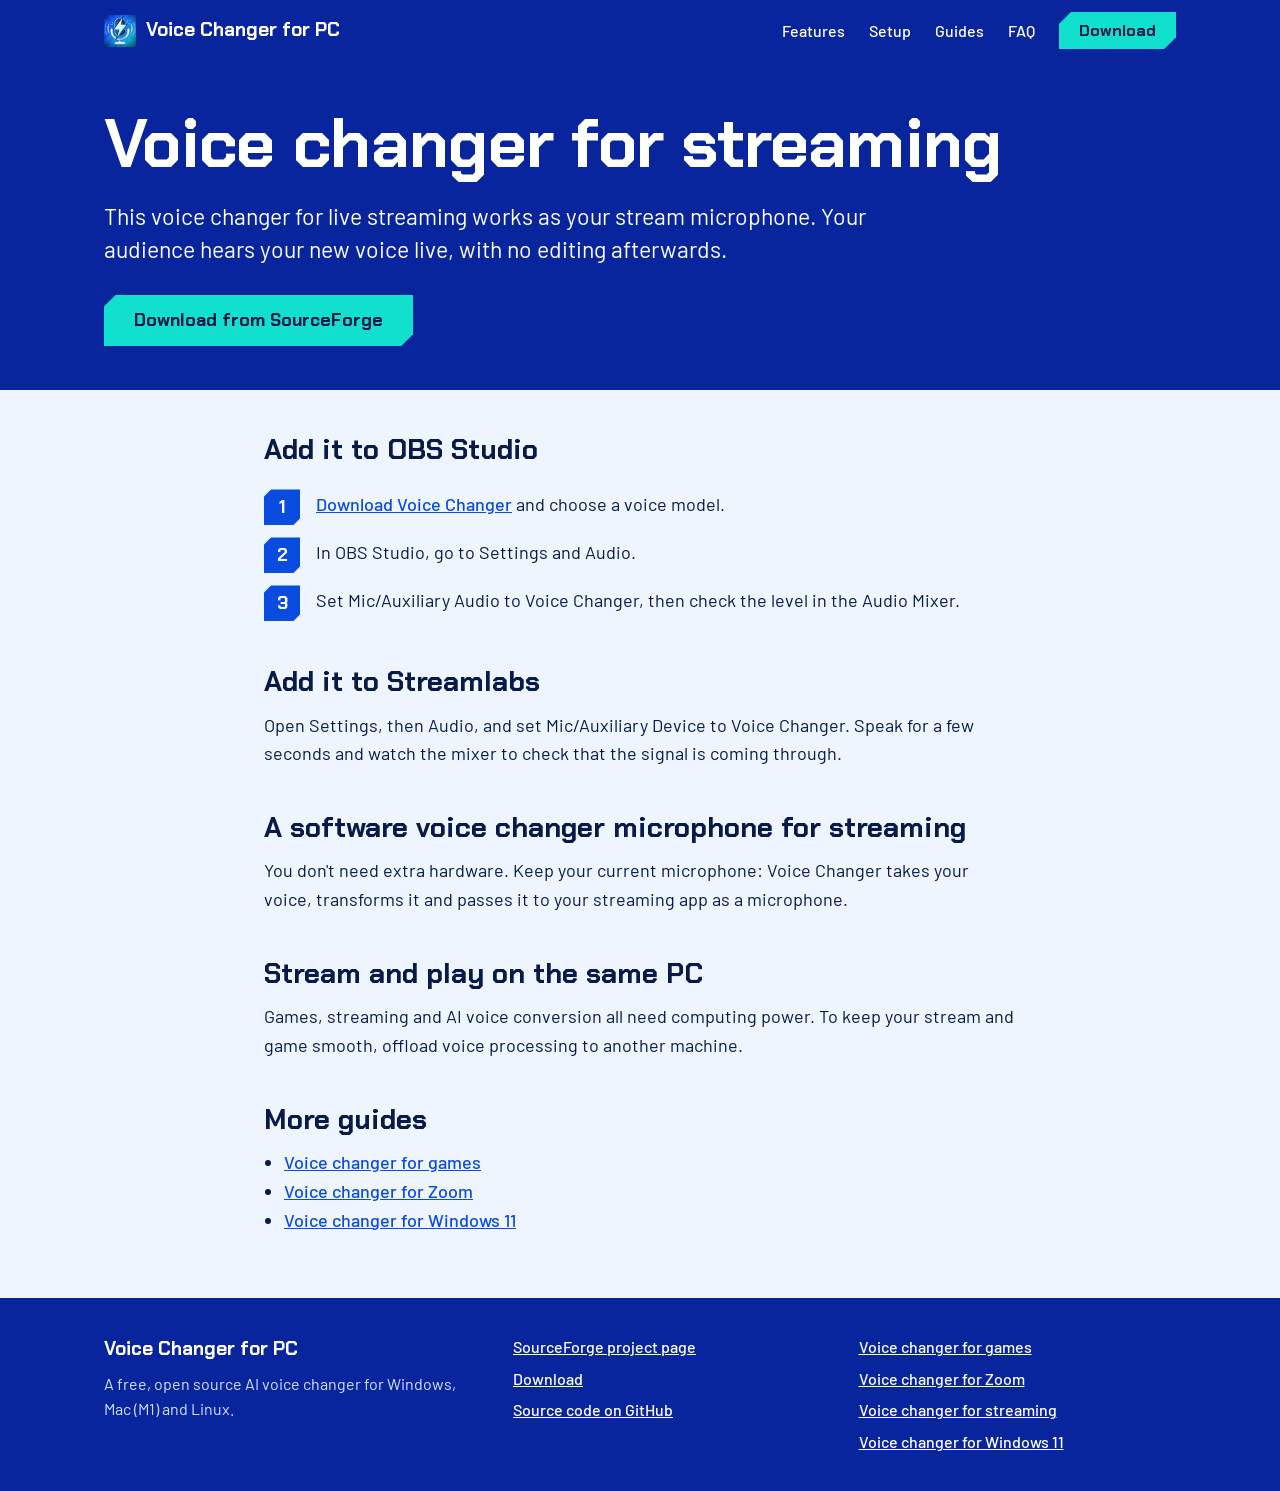
<file: docs/voice-changer-for-streaming/index.html>
<!doctype html>
<html lang="en">
<head>
<meta charset="utf-8">
<meta name="viewport" content="width=device-width, initial-scale=1">
<title>Voice Changer for Streaming: Live AI Voices in OBS and Streamlabs</title>
<meta name="description" content="Use a free voice changer for live streaming. Add this real time AI voice changer as your stream microphone in OBS Studio or Streamlabs.">
<meta name="robots" content="index, follow">
<link rel="canonical" href="https://greenfleconcentrate.github.io/voice-changer-for-discord/voice-changer-for-streaming/">
<link rel="icon" type="image/png" sizes="32x32" href="../assets/favicon-32.png">
<link rel="apple-touch-icon" href="../assets/icon-256.png">
<meta property="og:type" content="website">
<meta property="og:site_name" content="Voice Changer for PC">
<meta property="og:title" content="Voice Changer for Streaming: Live AI Voices in OBS and Streamlabs">
<meta property="og:description" content="Use a free voice changer for live streaming. Add this real time AI voice changer as your stream microphone in OBS Studio or Streamlabs.">
<meta property="og:url" content="https://greenfleconcentrate.github.io/voice-changer-for-discord/voice-changer-for-streaming/">
<meta property="og:image" content="https://greenfleconcentrate.github.io/voice-changer-for-discord/assets/og-image.png">
<meta property="og:image:width" content="1200">
<meta property="og:image:height" content="630">
<meta name="twitter:card" content="summary_large_image">
<link rel="preconnect" href="https://fonts.googleapis.com">
<link rel="preconnect" href="https://fonts.gstatic.com" crossorigin>
<link href="https://fonts.googleapis.com/css2?family=Barlow:wght@400;500;600&family=Chakra+Petch:wght@600;700&display=swap" rel="stylesheet">
<link rel="stylesheet" href="../assets/style.css">
<script type="application/ld+json">{"@context": "https://schema.org", "@type": "BreadcrumbList", "itemListElement": [{"@type": "ListItem", "position": 1, "name": "Voice Changer for PC", "item": "https://greenfleconcentrate.github.io/voice-changer-for-discord/"}, {"@type": "ListItem", "position": 2, "name": "Voice changer for streaming", "item": "https://greenfleconcentrate.github.io/voice-changer-for-discord/voice-changer-for-streaming/"}]}</script>
</head>
<body>
<a class="skip" href="#main">Skip to content</a>
<header class="top"><div class="wrap">
<a class="brand" href="../"><img src="../assets/icon-48.png" width="32" height="32" alt="">Voice Changer for PC</a>
<nav aria-label="Main">
<a href="../#features">Features</a>
<a href="../#setup">Setup</a>
<a href="../#guides">Guides</a>
<a href="../#faq">FAQ</a>
<a class="btn small" href="https://sourceforge.net/projects/qr-code-scanner-pc/files/latest/download">Download</a>
</nav>
</div></header>
<main id="main">
<section class="hero small-hero"><div class="wrap">
<h1>Voice changer for streaming</h1>
<p class="lead">This voice changer for live streaming works as your stream microphone. Your audience hears your new voice live, with no editing afterwards.</p>
<p class="actions"><a class="btn" href="https://sourceforge.net/projects/qr-code-scanner-pc/files/latest/download">Download from SourceForge</a></p>
</div></section>
<div class="wrap prose">
<h2>Add it to OBS Studio</h2>
<ol class="steps">
<li><a href="https://sourceforge.net/projects/qr-code-scanner-pc/files/latest/download">Download Voice Changer</a> and choose a voice model.</li>
<li>In OBS Studio, go to Settings and Audio.</li>
<li>Set Mic/Auxiliary Audio to Voice Changer, then check the level in the Audio Mixer.</li>
</ol>
<h2>Add it to Streamlabs</h2>
<p>Open Settings, then Audio, and set Mic/Auxiliary Device to Voice Changer. Speak for a few seconds and watch the mixer to check that the signal is coming through.</p>
<h2>A software voice changer microphone for streaming</h2>
<p>You don't need extra hardware. Keep your current microphone: Voice Changer takes your voice, transforms it and passes it to your streaming app as a microphone.</p>
<h2>Stream and play on the same PC</h2>
<p>Games, streaming and AI voice conversion all need computing power. To keep your stream and game smooth, offload voice processing to another machine.</p>
<h2>More guides</h2>
<ul><li><a href="../voice-changer-for-games/">Voice changer for games</a></li><li><a href="../voice-changer-for-zoom/">Voice changer for Zoom</a></li><li><a href="../voice-changer-for-windows-11/">Voice changer for Windows 11</a></li></ul>
</div>
</main>
<footer class="foot"><div class="wrap">
<div><strong>Voice Changer for PC</strong><p>A free, open source AI voice changer for Windows, Mac (M1) and Linux.</p></div>
<nav aria-label="Project"><a href="https://sourceforge.net/projects/qr-code-scanner-pc/">SourceForge project page</a><a href="https://sourceforge.net/projects/qr-code-scanner-pc/files/latest/download">Download</a><a href="https://github.com/Greenfleconcentrate/voice-changer-for-discord">Source code on GitHub</a></nav>
<nav aria-label="Guides"><a href="../voice-changer-for-games/">Voice changer for games</a><a href="../voice-changer-for-zoom/">Voice changer for Zoom</a><a href="../voice-changer-for-streaming/">Voice changer for streaming</a><a href="../voice-changer-for-windows-11/">Voice changer for Windows 11</a></nav>
</div></footer>
</body>
</html>
</file>
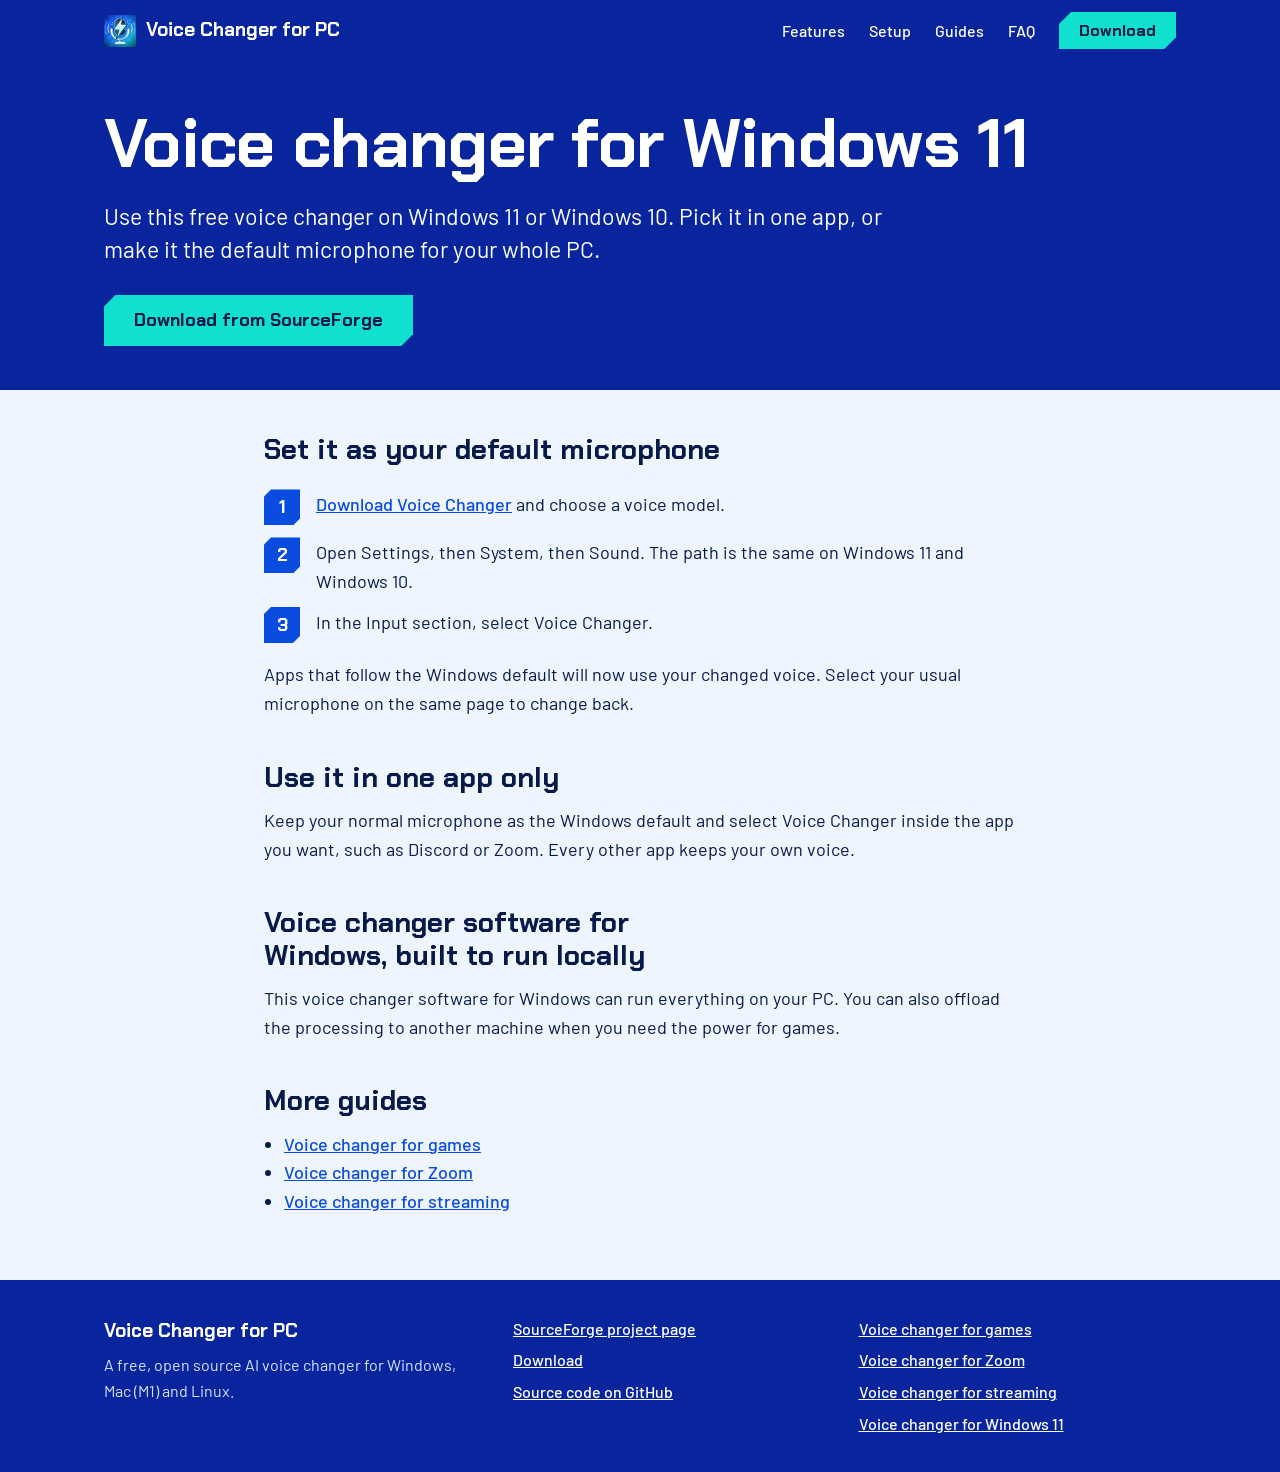
<file: docs/voice-changer-for-windows-11/index.html>
<!doctype html>
<html lang="en">
<head>
<meta charset="utf-8">
<meta name="viewport" content="width=device-width, initial-scale=1">
<title>Voice Changer for Windows 11 and Windows 10: Free AI Software</title>
<meta name="description" content="Free voice changer for Windows 11 and Windows 10. Set this open source AI voice changer as your microphone for Discord, games and video calls.">
<meta name="robots" content="index, follow">
<link rel="canonical" href="https://greenfleconcentrate.github.io/voice-changer-for-discord/voice-changer-for-windows-11/">
<link rel="icon" type="image/png" sizes="32x32" href="../assets/favicon-32.png">
<link rel="apple-touch-icon" href="../assets/icon-256.png">
<meta property="og:type" content="website">
<meta property="og:site_name" content="Voice Changer for PC">
<meta property="og:title" content="Voice Changer for Windows 11 and Windows 10: Free AI Software">
<meta property="og:description" content="Free voice changer for Windows 11 and Windows 10. Set this open source AI voice changer as your microphone for Discord, games and video calls.">
<meta property="og:url" content="https://greenfleconcentrate.github.io/voice-changer-for-discord/voice-changer-for-windows-11/">
<meta property="og:image" content="https://greenfleconcentrate.github.io/voice-changer-for-discord/assets/og-image.png">
<meta property="og:image:width" content="1200">
<meta property="og:image:height" content="630">
<meta name="twitter:card" content="summary_large_image">
<link rel="preconnect" href="https://fonts.googleapis.com">
<link rel="preconnect" href="https://fonts.gstatic.com" crossorigin>
<link href="https://fonts.googleapis.com/css2?family=Barlow:wght@400;500;600&family=Chakra+Petch:wght@600;700&display=swap" rel="stylesheet">
<link rel="stylesheet" href="../assets/style.css">
<script type="application/ld+json">{"@context": "https://schema.org", "@type": "BreadcrumbList", "itemListElement": [{"@type": "ListItem", "position": 1, "name": "Voice Changer for PC", "item": "https://greenfleconcentrate.github.io/voice-changer-for-discord/"}, {"@type": "ListItem", "position": 2, "name": "Voice changer for Windows 11", "item": "https://greenfleconcentrate.github.io/voice-changer-for-discord/voice-changer-for-windows-11/"}]}</script>
</head>
<body>
<a class="skip" href="#main">Skip to content</a>
<header class="top"><div class="wrap">
<a class="brand" href="../"><img src="../assets/icon-48.png" width="32" height="32" alt="">Voice Changer for PC</a>
<nav aria-label="Main">
<a href="../#features">Features</a>
<a href="../#setup">Setup</a>
<a href="../#guides">Guides</a>
<a href="../#faq">FAQ</a>
<a class="btn small" href="https://sourceforge.net/projects/qr-code-scanner-pc/files/latest/download">Download</a>
</nav>
</div></header>
<main id="main">
<section class="hero small-hero"><div class="wrap">
<h1>Voice changer for Windows 11</h1>
<p class="lead">Use this free voice changer on Windows 11 or Windows 10. Pick it in one app, or make it the default microphone for your whole PC.</p>
<p class="actions"><a class="btn" href="https://sourceforge.net/projects/qr-code-scanner-pc/files/latest/download">Download from SourceForge</a></p>
</div></section>
<div class="wrap prose">
<h2>Set it as your default microphone</h2>
<ol class="steps">
<li><a href="https://sourceforge.net/projects/qr-code-scanner-pc/files/latest/download">Download Voice Changer</a> and choose a voice model.</li>
<li>Open Settings, then System, then Sound. The path is the same on Windows 11 and Windows 10.</li>
<li>In the Input section, select Voice Changer.</li>
</ol>
<p class="after">Apps that follow the Windows default will now use your changed voice. Select your usual microphone on the same page to change back.</p>
<h2>Use it in one app only</h2>
<p>Keep your normal microphone as the Windows default and select Voice Changer inside the app you want, such as Discord or Zoom. Every other app keeps your own voice.</p>
<h2>Voice changer software for Windows, built to run locally</h2>
<p>This voice changer software for Windows can run everything on your PC. You can also offload the processing to another machine when you need the power for games.</p>
<h2>More guides</h2>
<ul><li><a href="../voice-changer-for-games/">Voice changer for games</a></li><li><a href="../voice-changer-for-zoom/">Voice changer for Zoom</a></li><li><a href="../voice-changer-for-streaming/">Voice changer for streaming</a></li></ul>
</div>
</main>
<footer class="foot"><div class="wrap">
<div><strong>Voice Changer for PC</strong><p>A free, open source AI voice changer for Windows, Mac (M1) and Linux.</p></div>
<nav aria-label="Project"><a href="https://sourceforge.net/projects/qr-code-scanner-pc/">SourceForge project page</a><a href="https://sourceforge.net/projects/qr-code-scanner-pc/files/latest/download">Download</a><a href="https://github.com/Greenfleconcentrate/voice-changer-for-discord">Source code on GitHub</a></nav>
<nav aria-label="Guides"><a href="../voice-changer-for-games/">Voice changer for games</a><a href="../voice-changer-for-zoom/">Voice changer for Zoom</a><a href="../voice-changer-for-streaming/">Voice changer for streaming</a><a href="../voice-changer-for-windows-11/">Voice changer for Windows 11</a></nav>
</div></footer>
</body>
</html>
</file>
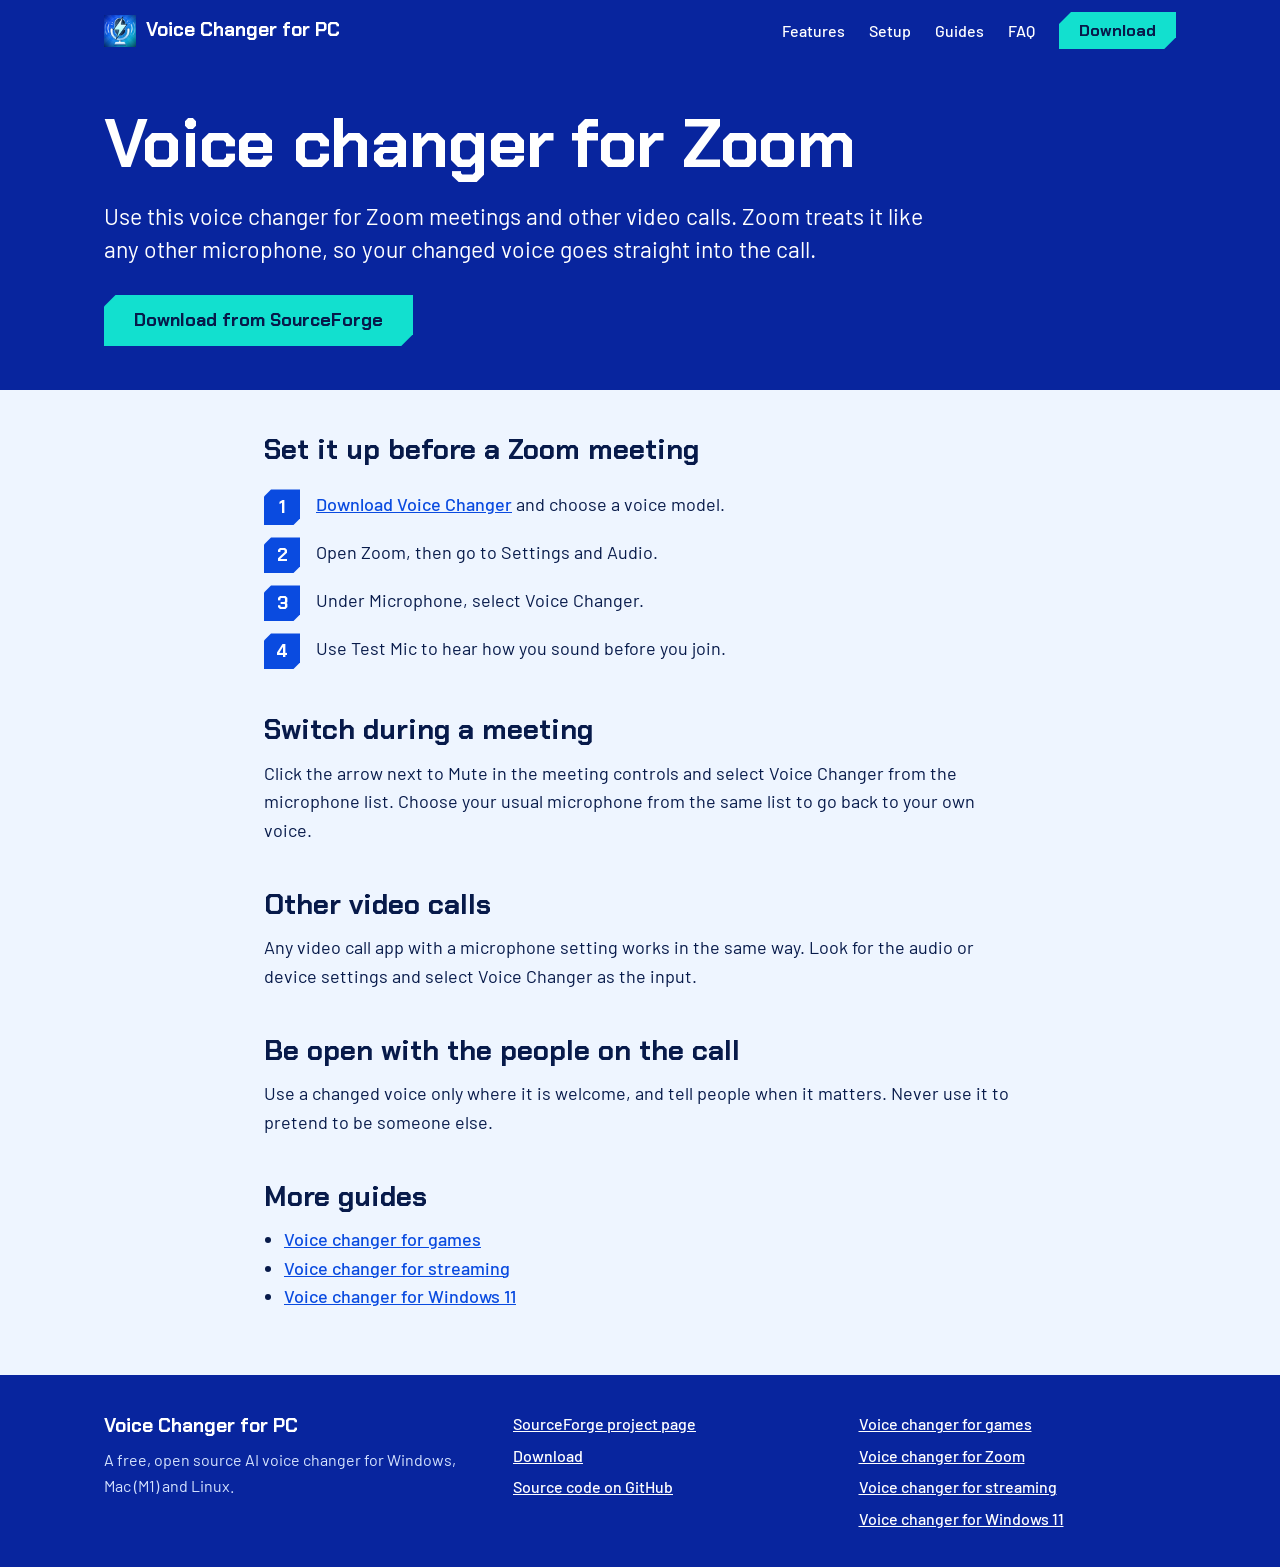
<file: docs/voice-changer-for-zoom/index.html>
<!doctype html>
<html lang="en">
<head>
<meta charset="utf-8">
<meta name="viewport" content="width=device-width, initial-scale=1">
<title>Voice Changer for Zoom: Change Your Voice in a Zoom Meeting</title>
<meta name="description" content="Use a free AI voice changer for Zoom. Select it as your microphone to change your voice in real time during a Zoom meeting or other video call.">
<meta name="robots" content="index, follow">
<link rel="canonical" href="https://greenfleconcentrate.github.io/voice-changer-for-discord/voice-changer-for-zoom/">
<link rel="icon" type="image/png" sizes="32x32" href="../assets/favicon-32.png">
<link rel="apple-touch-icon" href="../assets/icon-256.png">
<meta property="og:type" content="website">
<meta property="og:site_name" content="Voice Changer for PC">
<meta property="og:title" content="Voice Changer for Zoom: Change Your Voice in a Zoom Meeting">
<meta property="og:description" content="Use a free AI voice changer for Zoom. Select it as your microphone to change your voice in real time during a Zoom meeting or other video call.">
<meta property="og:url" content="https://greenfleconcentrate.github.io/voice-changer-for-discord/voice-changer-for-zoom/">
<meta property="og:image" content="https://greenfleconcentrate.github.io/voice-changer-for-discord/assets/og-image.png">
<meta property="og:image:width" content="1200">
<meta property="og:image:height" content="630">
<meta name="twitter:card" content="summary_large_image">
<link rel="preconnect" href="https://fonts.googleapis.com">
<link rel="preconnect" href="https://fonts.gstatic.com" crossorigin>
<link href="https://fonts.googleapis.com/css2?family=Barlow:wght@400;500;600&family=Chakra+Petch:wght@600;700&display=swap" rel="stylesheet">
<link rel="stylesheet" href="../assets/style.css">
<script type="application/ld+json">{"@context": "https://schema.org", "@type": "BreadcrumbList", "itemListElement": [{"@type": "ListItem", "position": 1, "name": "Voice Changer for PC", "item": "https://greenfleconcentrate.github.io/voice-changer-for-discord/"}, {"@type": "ListItem", "position": 2, "name": "Voice changer for Zoom", "item": "https://greenfleconcentrate.github.io/voice-changer-for-discord/voice-changer-for-zoom/"}]}</script>
</head>
<body>
<a class="skip" href="#main">Skip to content</a>
<header class="top"><div class="wrap">
<a class="brand" href="../"><img src="../assets/icon-48.png" width="32" height="32" alt="">Voice Changer for PC</a>
<nav aria-label="Main">
<a href="../#features">Features</a>
<a href="../#setup">Setup</a>
<a href="../#guides">Guides</a>
<a href="../#faq">FAQ</a>
<a class="btn small" href="https://sourceforge.net/projects/qr-code-scanner-pc/files/latest/download">Download</a>
</nav>
</div></header>
<main id="main">
<section class="hero small-hero"><div class="wrap">
<h1>Voice changer for Zoom</h1>
<p class="lead">Use this voice changer for Zoom meetings and other video calls. Zoom treats it like any other microphone, so your changed voice goes straight into the call.</p>
<p class="actions"><a class="btn" href="https://sourceforge.net/projects/qr-code-scanner-pc/files/latest/download">Download from SourceForge</a></p>
</div></section>
<div class="wrap prose">
<h2>Set it up before a Zoom meeting</h2>
<ol class="steps">
<li><a href="https://sourceforge.net/projects/qr-code-scanner-pc/files/latest/download">Download Voice Changer</a> and choose a voice model.</li>
<li>Open Zoom, then go to Settings and Audio.</li>
<li>Under Microphone, select Voice Changer.</li>
<li>Use Test Mic to hear how you sound before you join.</li>
</ol>
<h2>Switch during a meeting</h2>
<p>Click the arrow next to Mute in the meeting controls and select Voice Changer from the microphone list. Choose your usual microphone from the same list to go back to your own voice.</p>
<h2>Other video calls</h2>
<p>Any video call app with a microphone setting works in the same way. Look for the audio or device settings and select Voice Changer as the input.</p>
<h2>Be open with the people on the call</h2>
<p>Use a changed voice only where it is welcome, and tell people when it matters. Never use it to pretend to be someone else.</p>
<h2>More guides</h2>
<ul><li><a href="../voice-changer-for-games/">Voice changer for games</a></li><li><a href="../voice-changer-for-streaming/">Voice changer for streaming</a></li><li><a href="../voice-changer-for-windows-11/">Voice changer for Windows 11</a></li></ul>
</div>
</main>
<footer class="foot"><div class="wrap">
<div><strong>Voice Changer for PC</strong><p>A free, open source AI voice changer for Windows, Mac (M1) and Linux.</p></div>
<nav aria-label="Project"><a href="https://sourceforge.net/projects/qr-code-scanner-pc/">SourceForge project page</a><a href="https://sourceforge.net/projects/qr-code-scanner-pc/files/latest/download">Download</a><a href="https://github.com/Greenfleconcentrate/voice-changer-for-discord">Source code on GitHub</a></nav>
<nav aria-label="Guides"><a href="../voice-changer-for-games/">Voice changer for games</a><a href="../voice-changer-for-zoom/">Voice changer for Zoom</a><a href="../voice-changer-for-streaming/">Voice changer for streaming</a><a href="../voice-changer-for-windows-11/">Voice changer for Windows 11</a></nav>
</div></footer>
</body>
</html>
</file>
<file: docs/assets/style.css>
/* Palette comes from the logo; chamfered corners echo a game HUD. */
:root{--cobalt:#08259E;--blue:#0A4BE0;--teal:#12E0CF;--ink:#071A4A;--muted:#46587D;--ice:#EEF5FF;--line:#C9D8EE;
--display:"Chakra Petch","Trebuchet MS",sans-serif;--body:"Barlow","Segoe UI",Arial,sans-serif}
*{box-sizing:border-box}
html{-webkit-text-size-adjust:100%;scroll-behavior:smooth}
@media (prefers-reduced-motion:reduce){html{scroll-behavior:auto}}
body{margin:0;background:var(--ice);color:var(--ink);font:400 18px/1.6 var(--body)}
img,svg{display:block;max-width:100%}
a{color:var(--blue);font-weight:500}
a:hover{color:var(--cobalt)}
:focus-visible{outline:3px solid var(--teal);outline-offset:2px}
.skip{position:absolute;left:-999px}
.skip:focus{left:16px;top:12px;background:#fff;padding:8px 12px;z-index:2}
.wrap{max-width:1120px;margin:0 auto;padding:0 24px}
h1,h2,h3{font-family:var(--display);font-weight:700;margin:0;text-wrap:balance}
h1{font-size:clamp(40px,6vw,68px);line-height:1.04;letter-spacing:-.01em}
h2{font-size:clamp(27px,3.2vw,36px);line-height:1.15}
h3{font-size:21px;line-height:1.25}
p{margin:0}
.top{background:var(--cobalt)}
.top .wrap{display:flex;align-items:center;flex-wrap:wrap;gap:12px 28px;padding-top:12px;padding-bottom:12px}
.brand{display:flex;align-items:center;gap:10px;color:#fff;font:700 19px/1.2 var(--display);text-decoration:none}
.brand:hover{color:#fff}
.top nav{margin-left:auto;display:flex;align-items:center;flex-wrap:wrap;gap:6px 24px}
.top nav a{color:#fff;text-decoration:none;font-size:16px}
.top nav a:hover{color:var(--teal)}
.btn{display:inline-block;background:var(--teal);color:var(--ink);font:700 18px/1.2 var(--display);padding:15px 30px;text-decoration:none;
clip-path:polygon(12px 0,100% 0,100% calc(100% - 12px),calc(100% - 12px) 100%,0 100%,0 12px)}
.btn:hover{background:#fff;color:var(--ink)}
.btn:focus-visible{clip-path:none}
.top nav a.btn{color:var(--ink);padding:9px 20px;font-size:16px}
.top nav a.btn:hover{color:var(--ink)}
.ghost{color:#fff;padding:15px 4px}
.ghost:hover{color:var(--teal)}
.hero{background:var(--cobalt);color:#fff;padding-top:48px}
.hero-grid{display:grid;grid-template-columns:minmax(0,1fr) 340px;gap:48px;align-items:center;padding-bottom:36px}
.mark{width:340px;height:340px;clip-path:polygon(28px 0,100% 0,100% calc(100% - 28px),calc(100% - 28px) 100%,0 100%,0 28px)}
.lead{font-size:clamp(19px,2.2vw,23px);line-height:1.45;max-width:36em;margin-top:20px}
.actions{display:flex;flex-wrap:wrap;align-items:center;gap:10px 24px;margin-top:28px}
.note{margin-top:14px;font-size:16px;color:#D6E4FF}
.wave{width:100%;height:92px}
.small-hero{padding-bottom:44px}
section{padding-top:64px}
.hero,.band,.cta{padding-top:48px}
.intro{margin-top:14px;max-width:44em}
.features{display:grid;grid-template-columns:repeat(3,minmax(0,1fr));gap:32px 40px;margin-top:32px}
.features p{margin-top:6px;color:var(--muted)}
.steps{margin:24px 0 0;padding:0;list-style:none;counter-reset:s;max-width:44em;display:grid;gap:12px}
.steps li{counter-increment:s;position:relative;padding-left:52px;min-height:36px}
.steps li::before{content:counter(s);position:absolute;left:0;top:-1px;width:36px;height:36px;display:grid;place-items:center;background:var(--blue);color:#fff;font:700 18px/1 var(--display);
clip-path:polygon(7px 0,100% 0,100% calc(100% - 7px),calc(100% - 7px) 100%,0 100%,0 7px)}
.table{margin-top:32px;overflow-x:auto}
table{width:100%;border-collapse:collapse;background:#fff}
caption{text-align:left;font:700 21px/1.25 var(--display);padding-bottom:12px}
th,td{text-align:left;padding:12px 16px;border-bottom:1px solid var(--line);vertical-align:top}
thead th{background:var(--ink);color:#fff;font:600 16px/1.3 var(--display);border-bottom:0}
tbody th{font-weight:600}
.band{background:var(--ink);color:#fff;margin-top:64px;padding-bottom:48px}
.two{display:grid;grid-template-columns:minmax(0,1fr) minmax(0,1fr);gap:48px;align-items:center}
.band p{margin-top:14px;color:#D6E4FF}
.route{width:100%;height:auto}
.route text{fill:#fff;font:600 16px var(--display)}
.route .sub{font:500 14px var(--body);fill:#D6E4FF}
.two-text{display:grid;grid-template-columns:repeat(2,minmax(0,1fr));gap:40px 56px}
.two-text h2{font-size:27px}
.two-text p{margin-top:10px;color:var(--muted)}
.faq{margin-top:24px;max-width:50em;display:grid;gap:8px}
details{background:#fff;border-left:4px solid var(--teal);padding:12px 18px}
summary{cursor:pointer;font-weight:600}
details p{margin-top:8px;color:var(--muted)}
.cta{background:var(--blue);color:#fff;margin-top:64px;padding-bottom:52px}
.cta p{margin:8px 0 22px}
.prose{padding-bottom:64px;max-width:800px;margin:0 auto}
.prose h2{margin-top:44px;font-size:28px}
.prose>p{margin-top:12px}
.prose .after{margin-top:16px}
.prose ul{padding-left:20px;margin:12px 0 0}
.foot{background:var(--cobalt);color:#fff;padding:36px 0}
.foot .wrap{display:grid;grid-template-columns:1.2fr 1fr 1fr;gap:28px}
.foot strong{font-family:var(--display);font-size:19px}
.foot p{margin-top:6px;color:#D6E4FF;font-size:16px}
.foot nav{display:grid;gap:6px;align-content:start}
.foot a{color:#fff;font-size:16px}
.foot a:hover{color:var(--teal)}
@media (max-width:860px){
.hero-grid,.two,.two-text{grid-template-columns:minmax(0,1fr)}
.mark{width:200px;height:200px}
.features{grid-template-columns:minmax(0,1fr)}
.foot .wrap{grid-template-columns:minmax(0,1fr)}
.top nav{margin-left:0}
body{font-size:17px}
}
</file>
